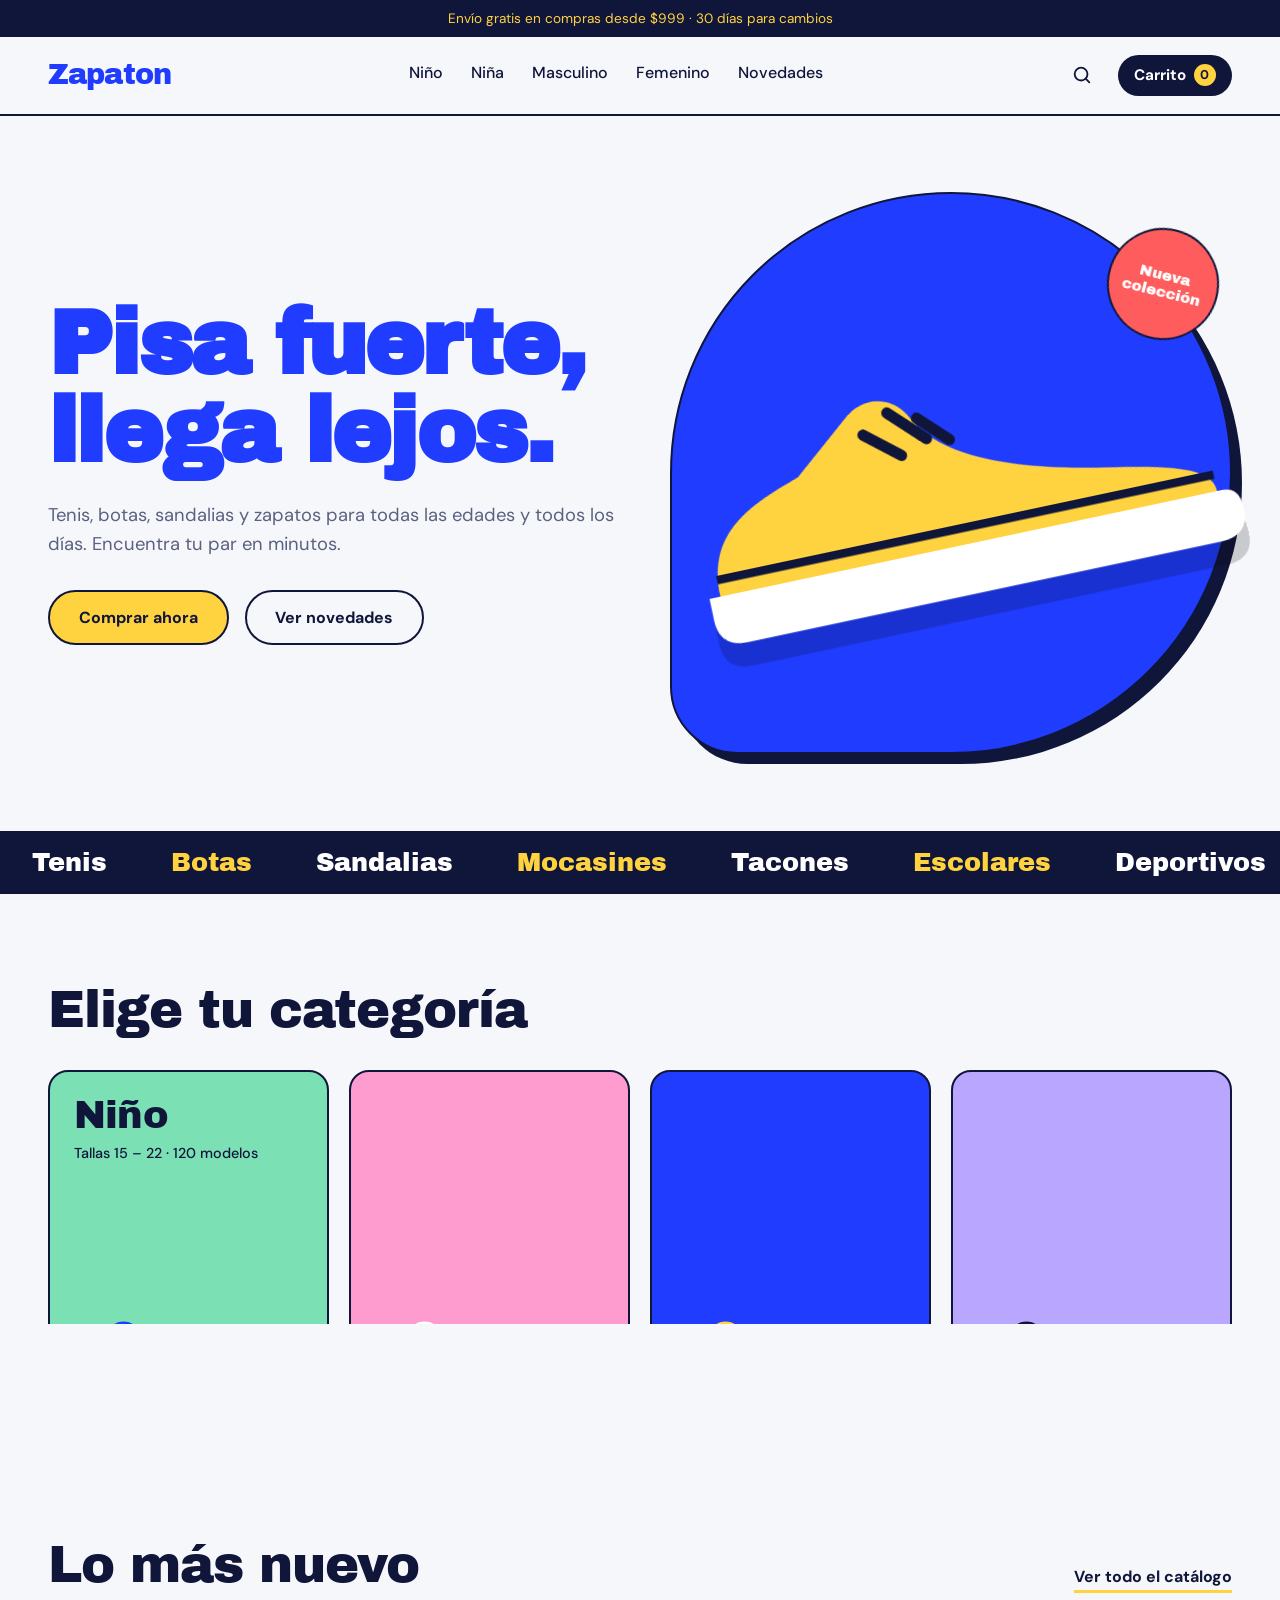
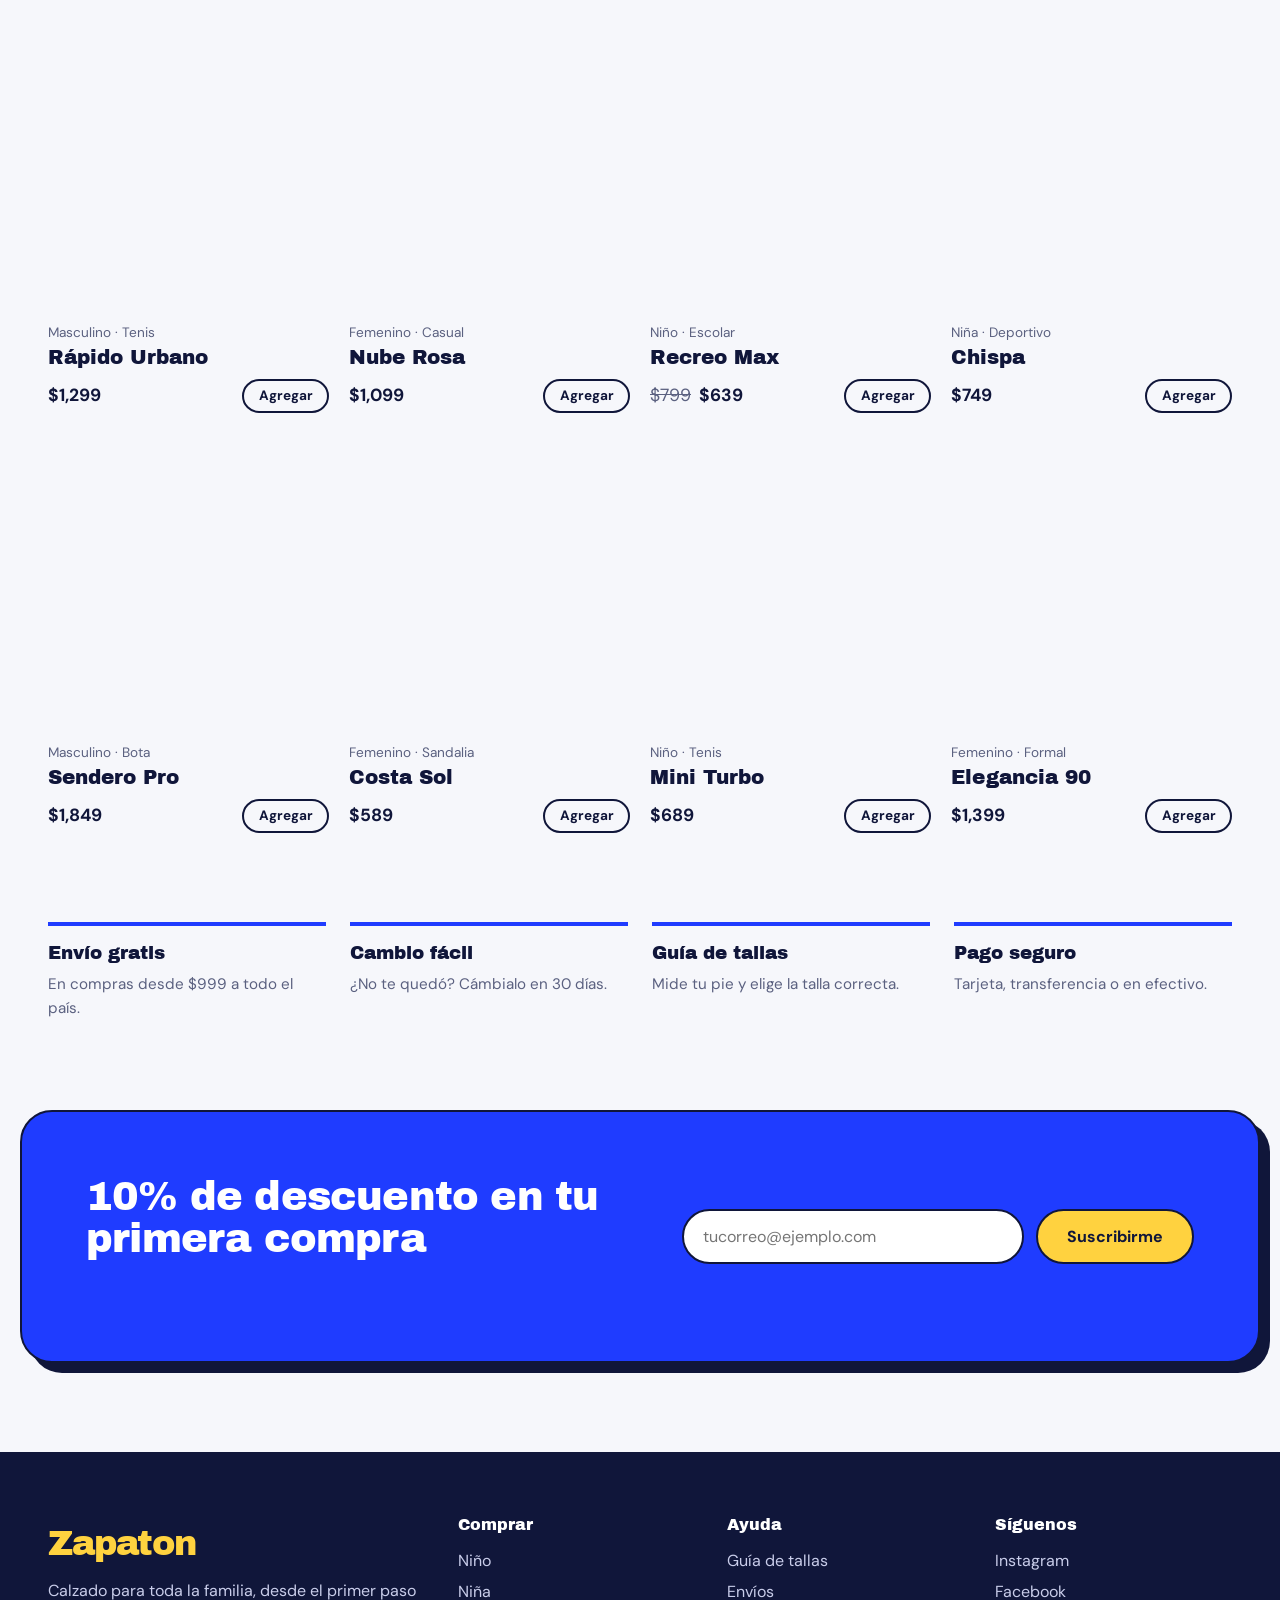
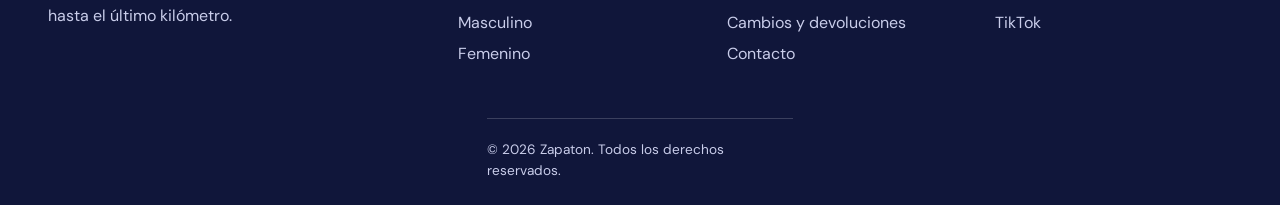
<file: index.html>
<!DOCTYPE html>
<html lang="es">
<head>
  <meta charset="UTF-8">
  <meta name="viewport" content="width=device-width, initial-scale=1">
  <title>Zapaton | Calzado para toda la familia</title>
  <meta name="description" content="Zapaton: tenis, botas, sandalias y zapatos para niño, niña, hombre y mujer.">
  <link rel="preconnect" href="https://fonts.googleapis.com">
  <link rel="preconnect" href="https://fonts.gstatic.com" crossorigin>
  <link href="https://fonts.googleapis.com/css2?family=Archivo+Black&family=DM+Sans:wght@400;500;700&display=swap" rel="stylesheet">
  <link rel="stylesheet" href="styles.css">
</head>
<body>

  <!-- Símbolo reutilizable de zapato (se colorea desde CSS) -->
  <svg width="0" height="0" style="position:absolute" aria-hidden="true">
    <symbol id="zapato" viewBox="0 0 200 100">
      <path class="suela" d="M6 76h188c4 0 6 3 6 7v2c0 6-4 9-10 9H16c-7 0-10-4-10-10z"/>
      <path class="cuerpo" d="M10 76c0-24 18-30 36-36l22-18c8-6 18-3 22 6 8 16 34 26 68 32 22 4 34 8 34 16z"/>
      <path class="detalle" d="M72 30l12 10M82 24l12 12M92 28l10 10" stroke-width="4" stroke-linecap="round" fill="none"/>
      <path class="detalle" d="M10 70h182" stroke-width="3" fill="none"/>
    </symbol>
  </svg>

  <div class="aviso">Envío gratis en compras desde $999 · 30 días para cambios</div>

  <header class="cabecera">
    <a class="logo" href="#inicio" aria-label="Zapaton, inicio">Zapaton</a>
    <nav class="menu" aria-label="Principal">
      <a href="#ninos">Niño</a>
      <a href="#ninas">Niña</a>
      <a href="#hombre">Masculino</a>
      <a href="#mujer">Femenino</a>
      <a href="#novedades">Novedades</a>
    </nav>
    <div class="acciones">
      <a href="#buscar" class="icono" aria-label="Buscar">
        <svg viewBox="0 0 24 24" width="22" height="22" fill="none" stroke="currentColor" stroke-width="2" stroke-linecap="round"><circle cx="11" cy="11" r="7"/><path d="M20 20l-4-4"/></svg>
      </a>
      <a href="#carrito" class="carrito">Carrito <span>0</span></a>
    </div>
  </header>

  <main id="inicio">

    <!-- HERO -->
    <section class="hero">
      <div class="hero-texto">
        <h1>Pisa fuerte,<br>llega lejos.</h1>
        <p>Tenis, botas, sandalias y zapatos para todas las edades y todos los días. Encuentra tu par en minutos.</p>
        <div class="hero-botones">
          <a class="btn btn-principal" href="#categorias">Comprar ahora</a>
          <a class="btn btn-borde" href="#novedades">Ver novedades</a>
        </div>
      </div>
      <div class="hero-visual" aria-hidden="true">
        <span class="sello">Nueva<br>colección</span>
        <svg class="zapato-hero"><use href="#zapato"/></svg>
      </div>
    </section>

    <!-- BANDA -->
    <div class="banda" aria-hidden="true">
      <div class="banda-pista">
        <span>Tenis</span><span>Botas</span><span>Sandalias</span><span>Mocasines</span><span>Tacones</span><span>Escolares</span><span>Deportivos</span>
        <span>Tenis</span><span>Botas</span><span>Sandalias</span><span>Mocasines</span><span>Tacones</span><span>Escolares</span><span>Deportivos</span>
      </div>
    </div>

    <!-- CATEGORÍAS -->
    <section class="seccion" id="categorias">
      <h2 class="titulo">Elige tu categoría</h2>
      <div class="categorias">
        <a class="cat cat-nino" id="ninos" href="#novedades">
          <span class="cat-nombre">Niño</span>
          <span class="cat-info">Tallas 15 – 22 · 120 modelos</span>
          <svg class="cat-zapato"><use href="#zapato"/></svg>
        </a>
        <a class="cat cat-nina" id="ninas" href="#novedades">
          <span class="cat-nombre">Niña</span>
          <span class="cat-info">Tallas 15 – 22 · 135 modelos</span>
          <svg class="cat-zapato"><use href="#zapato"/></svg>
        </a>
        <a class="cat cat-hombre" id="hombre" href="#novedades">
          <span class="cat-nombre">Masculino</span>
          <span class="cat-info">Tallas 24 – 31 · 210 modelos</span>
          <svg class="cat-zapato"><use href="#zapato"/></svg>
        </a>
        <a class="cat cat-mujer" id="mujer" href="#novedades">
          <span class="cat-nombre">Femenino</span>
          <span class="cat-info">Tallas 21 – 28 · 240 modelos</span>
          <svg class="cat-zapato"><use href="#zapato"/></svg>
        </a>
      </div>
    </section>

    <!-- PRODUCTOS -->
    <section class="seccion" id="novedades">
      <div class="encabezado">
        <h2 class="titulo">Lo más nuevo</h2>
        <a class="enlace" href="#novedades">Ver todo el catálogo</a>
      </div>

      <div class="productos">
        <article class="producto">
          <div class="foto fondo-1"><span class="etiqueta">Nuevo</span><svg class="p-zapato z1"><use href="#zapato"/></svg></div>
          <p class="p-cat">Masculino · Tenis</p>
          <h3>Rápido Urbano</h3>
          <div class="p-pie"><span class="precio">$1,299</span><button class="btn-mini" type="button">Agregar</button></div>
        </article>

        <article class="producto">
          <div class="foto fondo-2"><svg class="p-zapato z2"><use href="#zapato"/></svg></div>
          <p class="p-cat">Femenino · Casual</p>
          <h3>Nube Rosa</h3>
          <div class="p-pie"><span class="precio">$1,099</span><button class="btn-mini" type="button">Agregar</button></div>
        </article>

        <article class="producto">
          <div class="foto fondo-3"><span class="etiqueta etiqueta-oferta">-20%</span><svg class="p-zapato z3"><use href="#zapato"/></svg></div>
          <p class="p-cat">Niño · Escolar</p>
          <h3>Recreo Max</h3>
          <div class="p-pie"><span class="precio"><s>$799</s> $639</span><button class="btn-mini" type="button">Agregar</button></div>
        </article>

        <article class="producto">
          <div class="foto fondo-4"><svg class="p-zapato z4"><use href="#zapato"/></svg></div>
          <p class="p-cat">Niña · Deportivo</p>
          <h3>Chispa</h3>
          <div class="p-pie"><span class="precio">$749</span><button class="btn-mini" type="button">Agregar</button></div>
        </article>

        <article class="producto">
          <div class="foto fondo-2"><svg class="p-zapato z5"><use href="#zapato"/></svg></div>
          <p class="p-cat">Masculino · Bota</p>
          <h3>Sendero Pro</h3>
          <div class="p-pie"><span class="precio">$1,849</span><button class="btn-mini" type="button">Agregar</button></div>
        </article>

        <article class="producto">
          <div class="foto fondo-1"><span class="etiqueta">Nuevo</span><svg class="p-zapato z6"><use href="#zapato"/></svg></div>
          <p class="p-cat">Femenino · Sandalia</p>
          <h3>Costa Sol</h3>
          <div class="p-pie"><span class="precio">$589</span><button class="btn-mini" type="button">Agregar</button></div>
        </article>

        <article class="producto">
          <div class="foto fondo-4"><svg class="p-zapato z7"><use href="#zapato"/></svg></div>
          <p class="p-cat">Niño · Tenis</p>
          <h3>Mini Turbo</h3>
          <div class="p-pie"><span class="precio">$689</span><button class="btn-mini" type="button">Agregar</button></div>
        </article>

        <article class="producto">
          <div class="foto fondo-3"><svg class="p-zapato z8"><use href="#zapato"/></svg></div>
          <p class="p-cat">Femenino · Formal</p>
          <h3>Elegancia 90</h3>
          <div class="p-pie"><span class="precio">$1,399</span><button class="btn-mini" type="button">Agregar</button></div>
        </article>
      </div>
    </section>

    <!-- BENEFICIOS -->
    <section class="beneficios">
      <div><strong>Envío gratis</strong><p>En compras desde $999 a todo el país.</p></div>
      <div><strong>Cambio fácil</strong><p>¿No te quedó? Cámbialo en 30 días.</p></div>
      <div><strong>Guía de tallas</strong><p>Mide tu pie y elige la talla correcta.</p></div>
      <div><strong>Pago seguro</strong><p>Tarjeta, transferencia o en efectivo.</p></div>
    </section>

    <!-- SUSCRIPCIÓN -->
    <section class="suscripcion" id="buscar">
      <div>
        <h2>10% de descuento en tu primera compra</h2>
        <p>Suscríbete y recibe ofertas antes que nadie.</p>
      </div>
      <form class="form-suscripcion" action="#" onsubmit="return false">
        <label for="correo" class="solo-lectores">Correo electrónico</label>
        <input id="correo" type="email" placeholder="tucorreo@ejemplo.com" required>
        <button class="btn btn-principal" type="submit">Suscribirme</button>
      </form>
    </section>
  </main>

  <footer class="pie">
    <div class="pie-grid">
      <div>
        <a class="logo logo-pie" href="#inicio">Zapaton</a>
        <p>Calzado para toda la familia, desde el primer paso hasta el último kilómetro.</p>
      </div>
      <div>
        <h4>Comprar</h4>
        <a href="#ninos">Niño</a><a href="#ninas">Niña</a><a href="#hombre">Masculino</a><a href="#mujer">Femenino</a>
      </div>
      <div>
        <h4>Ayuda</h4>
        <a href="#">Guía de tallas</a><a href="#">Envíos</a><a href="#">Cambios y devoluciones</a><a href="#">Contacto</a>
      </div>
      <div>
        <h4>Síguenos</h4>
        <a href="#">Instagram</a><a href="#">Facebook</a><a href="#">TikTok</a>
      </div>
    </div>
    <p class="copy">© 2026 Zapaton. Todos los derechos reservados.</p>
  </footer>

</body>
</html>
</file>
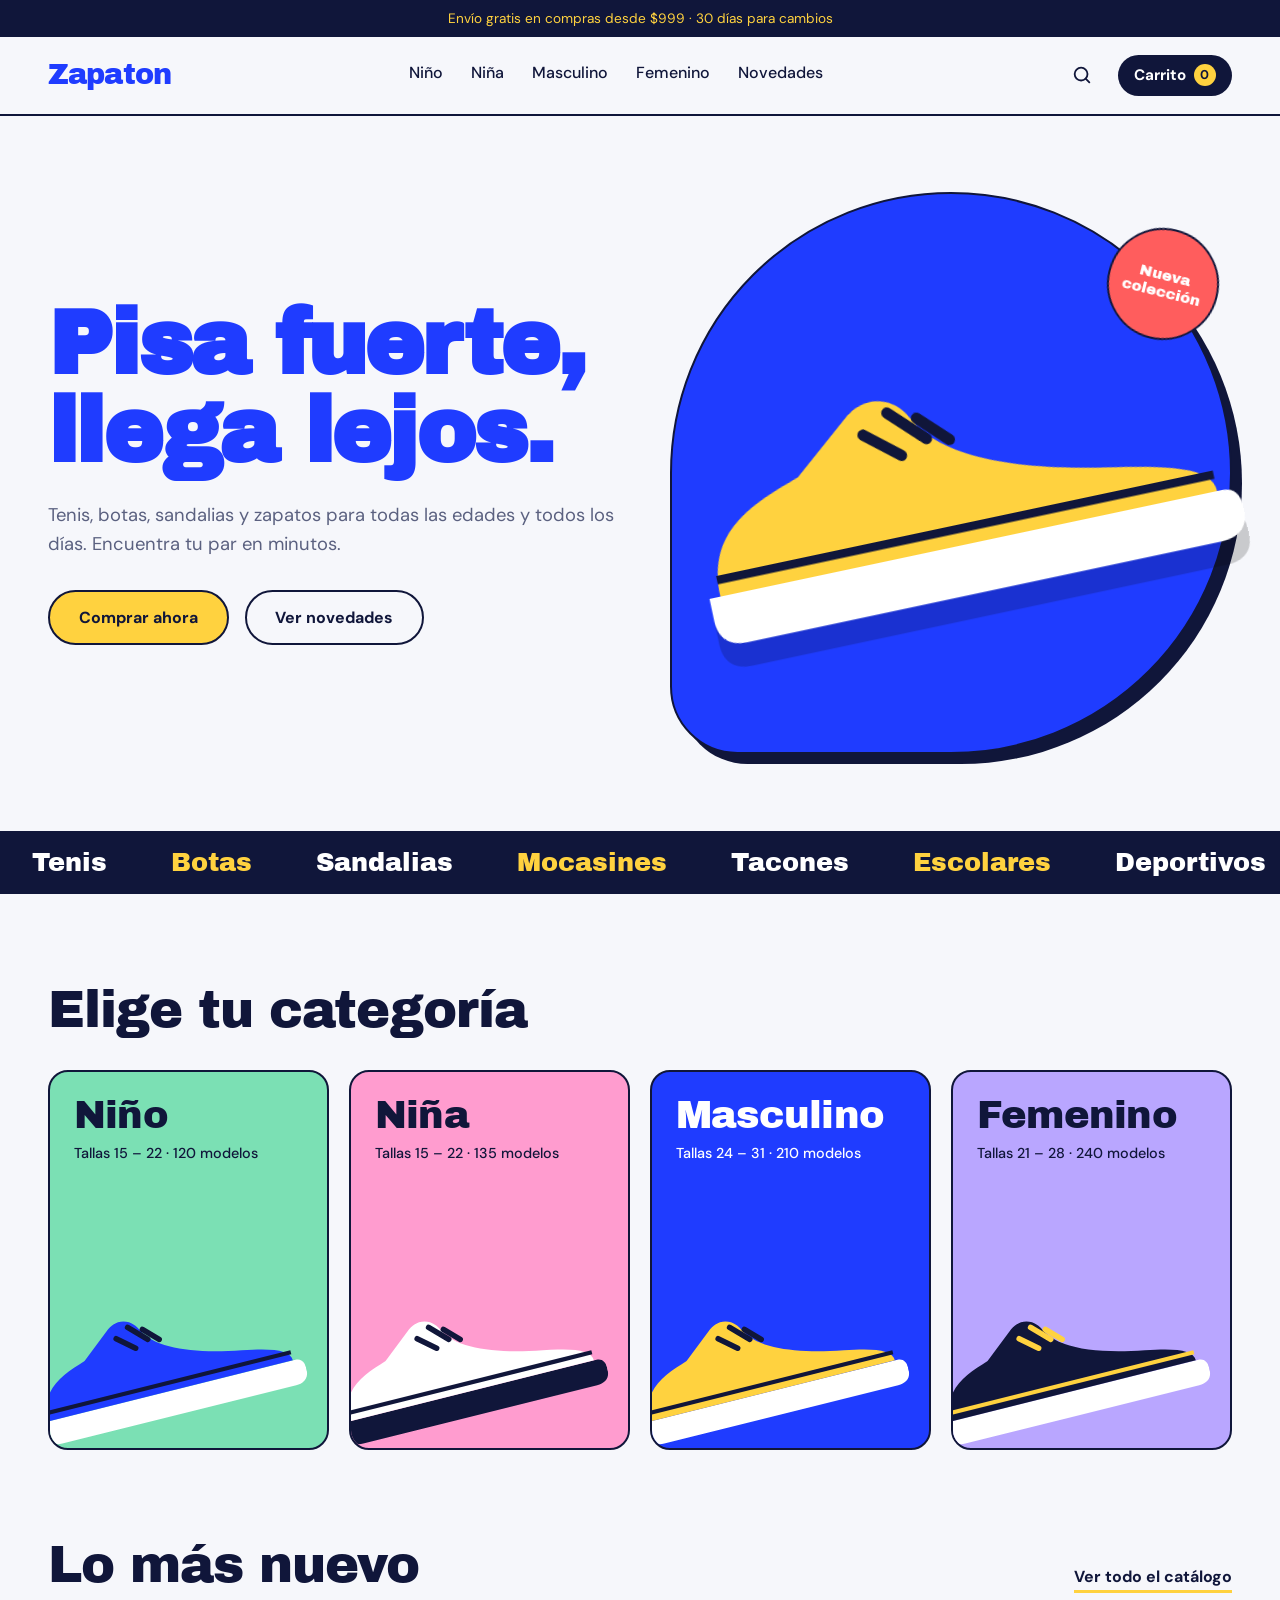
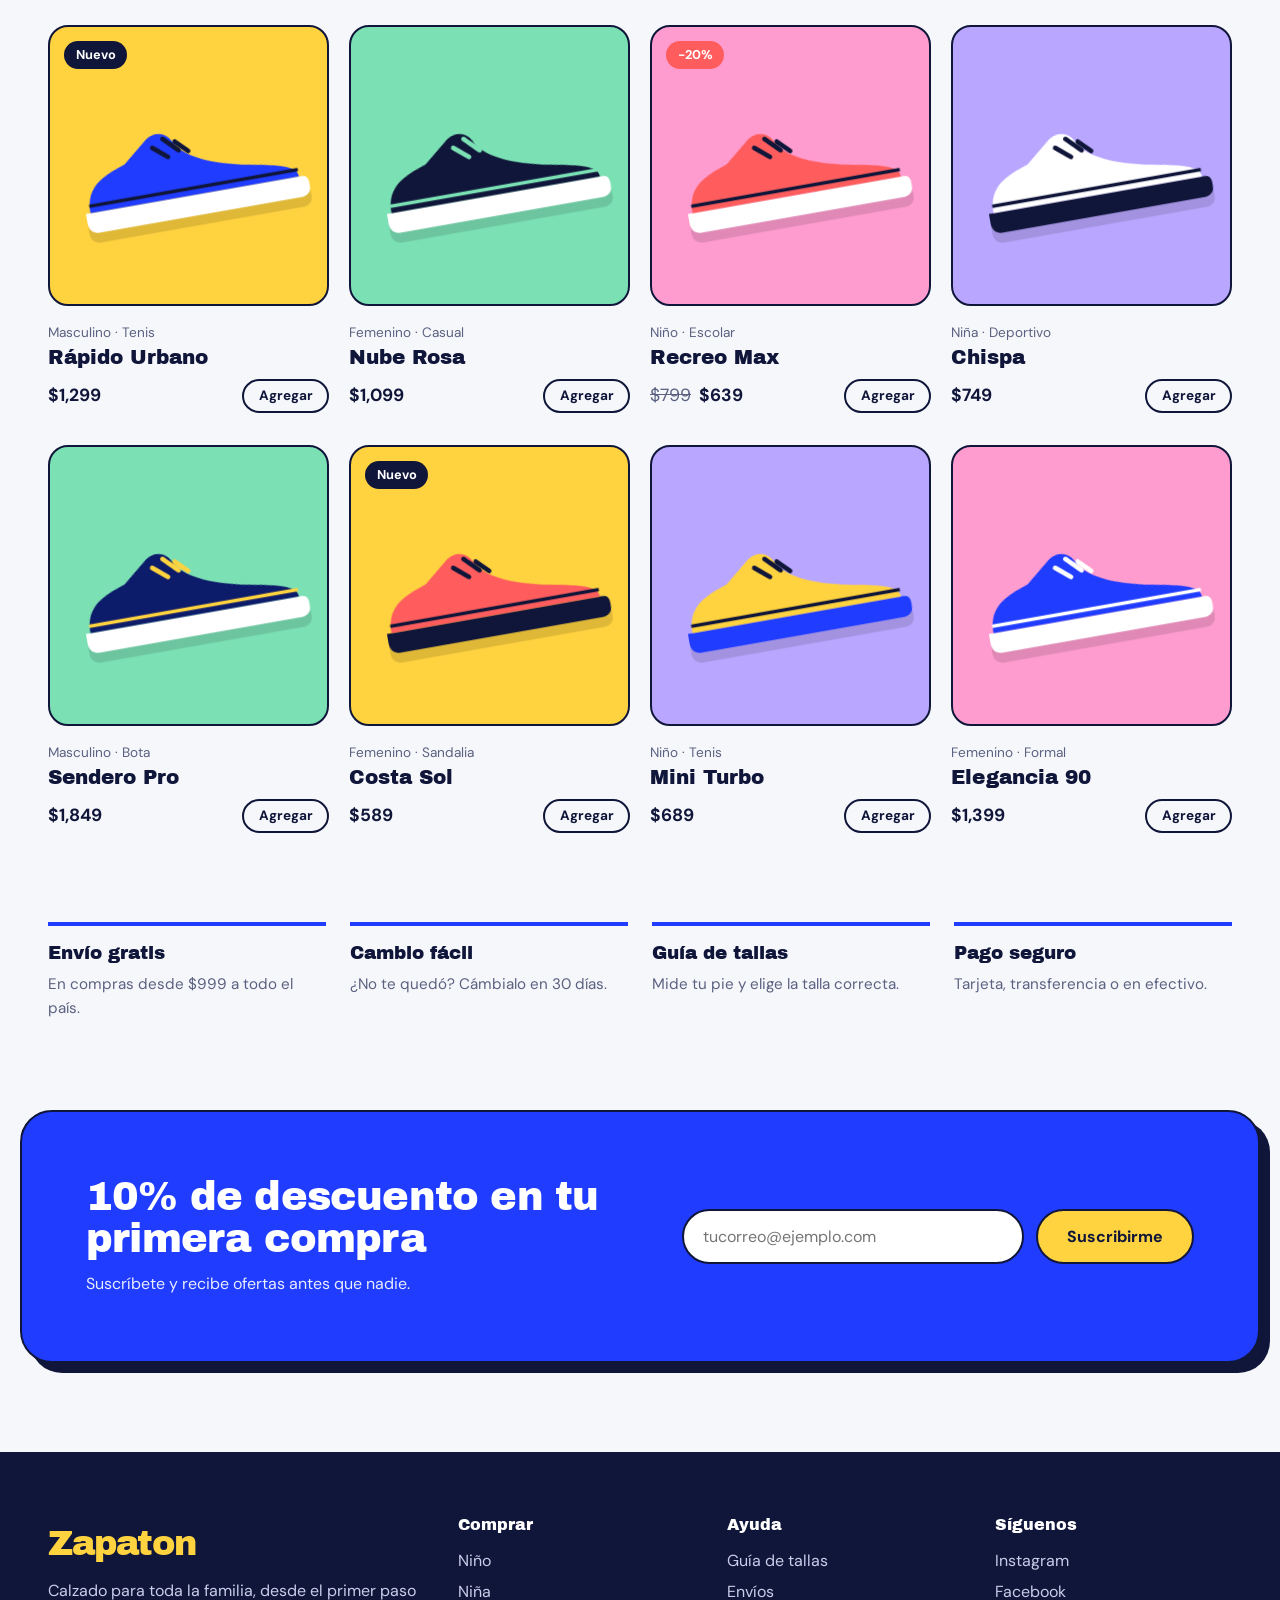
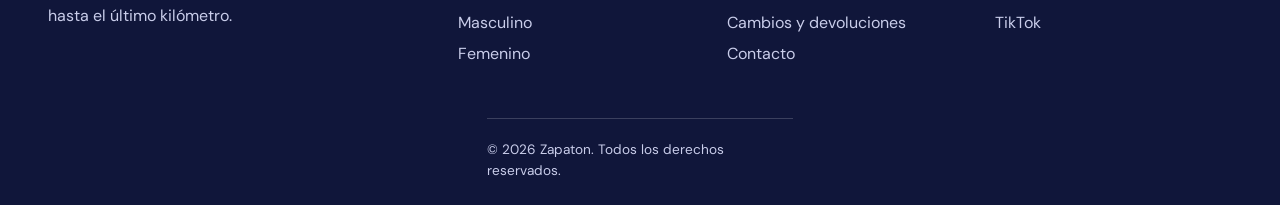
<file: Zapaton 1.0.0.html>
<!DOCTYPE html>
<html lang="es">
<head>
  <meta charset="UTF-8">
  <meta name="viewport" content="width=device-width, initial-scale=1">
  <title>Zapaton | Calzado para toda la familia</title>
  <meta name="description" content="Zapaton: tenis, botas, sandalias y zapatos para niño, niña, hombre y mujer.">
  <link rel="preconnect" href="https://fonts.googleapis.com">
  <link rel="preconnect" href="https://fonts.gstatic.com" crossorigin>
  <link href="https://fonts.googleapis.com/css2?family=Archivo+Black&family=DM+Sans:wght@400;500;700&display=swap" rel="stylesheet">
  <link rel="stylesheet" href="styles.css">
</head>
<body>

  <!-- Símbolo reutilizable de zapato (se colorea desde CSS) -->
  <svg width="0" height="0" style="position:absolute" aria-hidden="true">
    <symbol id="zapato" viewBox="0 0 200 100">
      <path class="suela" d="M6 76h188c4 0 6 3 6 7v2c0 6-4 9-10 9H16c-7 0-10-4-10-10z"/>
      <path class="cuerpo" d="M10 76c0-24 18-30 36-36l22-18c8-6 18-3 22 6 8 16 34 26 68 32 22 4 34 8 34 16z"/>
      <path class="detalle" d="M72 30l12 10M82 24l12 12M92 28l10 10" stroke-width="4" stroke-linecap="round" fill="none"/>
      <path class="detalle" d="M10 70h182" stroke-width="3" fill="none"/>
    </symbol>
  </svg>

  <div class="aviso">Envío gratis en compras desde $999 · 30 días para cambios</div>

  <header class="cabecera">
    <a class="logo" href="#inicio" aria-label="Zapaton, inicio">Zapaton</a>
    <nav class="menu" aria-label="Principal">
      <a href="#ninos">Niño</a>
      <a href="#ninas">Niña</a>
      <a href="#hombre">Masculino</a>
      <a href="#mujer">Femenino</a>
      <a href="#novedades">Novedades</a>
    </nav>
    <div class="acciones">
      <a href="#buscar" class="icono" aria-label="Buscar">
        <svg viewBox="0 0 24 24" width="22" height="22" fill="none" stroke="currentColor" stroke-width="2" stroke-linecap="round"><circle cx="11" cy="11" r="7"/><path d="M20 20l-4-4"/></svg>
      </a>
      <a href="#carrito" class="carrito">Carrito <span>0</span></a>
    </div>
  </header>

  <main id="inicio">

    <!-- HERO -->
    <section class="hero">
      <div class="hero-texto">
        <h1>Pisa fuerte,<br>llega lejos.</h1>
        <p>Tenis, botas, sandalias y zapatos para todas las edades y todos los días. Encuentra tu par en minutos.</p>
        <div class="hero-botones">
          <a class="btn btn-principal" href="#categorias">Comprar ahora</a>
          <a class="btn btn-borde" href="#novedades">Ver novedades</a>
        </div>
      </div>
      <div class="hero-visual" aria-hidden="true">
        <span class="sello">Nueva<br>colección</span>
        <svg class="zapato-hero"><use href="#zapato"/></svg>
      </div>
    </section>

    <!-- BANDA -->
    <div class="banda" aria-hidden="true">
      <div class="banda-pista">
        <span>Tenis</span><span>Botas</span><span>Sandalias</span><span>Mocasines</span><span>Tacones</span><span>Escolares</span><span>Deportivos</span>
        <span>Tenis</span><span>Botas</span><span>Sandalias</span><span>Mocasines</span><span>Tacones</span><span>Escolares</span><span>Deportivos</span>
      </div>
    </div>

    <!-- CATEGORÍAS -->
    <section class="seccion" id="categorias">
      <h2 class="titulo">Elige tu categoría</h2>
      <div class="categorias">
        <a class="cat cat-nino" id="ninos" href="#novedades">
          <span class="cat-nombre">Niño</span>
          <span class="cat-info">Tallas 15 – 22 · 120 modelos</span>
          <svg class="cat-zapato"><use href="#zapato"/></svg>
        </a>
        <a class="cat cat-nina" id="ninas" href="#novedades">
          <span class="cat-nombre">Niña</span>
          <span class="cat-info">Tallas 15 – 22 · 135 modelos</span>
          <svg class="cat-zapato"><use href="#zapato"/></svg>
        </a>
        <a class="cat cat-hombre" id="hombre" href="#novedades">
          <span class="cat-nombre">Masculino</span>
          <span class="cat-info">Tallas 24 – 31 · 210 modelos</span>
          <svg class="cat-zapato"><use href="#zapato"/></svg>
        </a>
        <a class="cat cat-mujer" id="mujer" href="#novedades">
          <span class="cat-nombre">Femenino</span>
          <span class="cat-info">Tallas 21 – 28 · 240 modelos</span>
          <svg class="cat-zapato"><use href="#zapato"/></svg>
        </a>
      </div>
    </section>

    <!-- PRODUCTOS -->
    <section class="seccion" id="novedades">
      <div class="encabezado">
        <h2 class="titulo">Lo más nuevo</h2>
        <a class="enlace" href="#novedades">Ver todo el catálogo</a>
      </div>

      <div class="productos">
        <article class="producto">
          <div class="foto fondo-1"><span class="etiqueta">Nuevo</span><svg class="p-zapato z1"><use href="#zapato"/></svg></div>
          <p class="p-cat">Masculino · Tenis</p>
          <h3>Rápido Urbano</h3>
          <div class="p-pie"><span class="precio">$1,299</span><button class="btn-mini" type="button">Agregar</button></div>
        </article>

        <article class="producto">
          <div class="foto fondo-2"><svg class="p-zapato z2"><use href="#zapato"/></svg></div>
          <p class="p-cat">Femenino · Casual</p>
          <h3>Nube Rosa</h3>
          <div class="p-pie"><span class="precio">$1,099</span><button class="btn-mini" type="button">Agregar</button></div>
        </article>

        <article class="producto">
          <div class="foto fondo-3"><span class="etiqueta etiqueta-oferta">-20%</span><svg class="p-zapato z3"><use href="#zapato"/></svg></div>
          <p class="p-cat">Niño · Escolar</p>
          <h3>Recreo Max</h3>
          <div class="p-pie"><span class="precio"><s>$799</s> $639</span><button class="btn-mini" type="button">Agregar</button></div>
        </article>

        <article class="producto">
          <div class="foto fondo-4"><svg class="p-zapato z4"><use href="#zapato"/></svg></div>
          <p class="p-cat">Niña · Deportivo</p>
          <h3>Chispa</h3>
          <div class="p-pie"><span class="precio">$749</span><button class="btn-mini" type="button">Agregar</button></div>
        </article>

        <article class="producto">
          <div class="foto fondo-2"><svg class="p-zapato z5"><use href="#zapato"/></svg></div>
          <p class="p-cat">Masculino · Bota</p>
          <h3>Sendero Pro</h3>
          <div class="p-pie"><span class="precio">$1,849</span><button class="btn-mini" type="button">Agregar</button></div>
        </article>

        <article class="producto">
          <div class="foto fondo-1"><span class="etiqueta">Nuevo</span><svg class="p-zapato z6"><use href="#zapato"/></svg></div>
          <p class="p-cat">Femenino · Sandalia</p>
          <h3>Costa Sol</h3>
          <div class="p-pie"><span class="precio">$589</span><button class="btn-mini" type="button">Agregar</button></div>
        </article>

        <article class="producto">
          <div class="foto fondo-4"><svg class="p-zapato z7"><use href="#zapato"/></svg></div>
          <p class="p-cat">Niño · Tenis</p>
          <h3>Mini Turbo</h3>
          <div class="p-pie"><span class="precio">$689</span><button class="btn-mini" type="button">Agregar</button></div>
        </article>

        <article class="producto">
          <div class="foto fondo-3"><svg class="p-zapato z8"><use href="#zapato"/></svg></div>
          <p class="p-cat">Femenino · Formal</p>
          <h3>Elegancia 90</h3>
          <div class="p-pie"><span class="precio">$1,399</span><button class="btn-mini" type="button">Agregar</button></div>
        </article>
      </div>
    </section>

    <!-- BENEFICIOS -->
    <section class="beneficios">
      <div><strong>Envío gratis</strong><p>En compras desde $999 a todo el país.</p></div>
      <div><strong>Cambio fácil</strong><p>¿No te quedó? Cámbialo en 30 días.</p></div>
      <div><strong>Guía de tallas</strong><p>Mide tu pie y elige la talla correcta.</p></div>
      <div><strong>Pago seguro</strong><p>Tarjeta, transferencia o en efectivo.</p></div>
    </section>

    <!-- SUSCRIPCIÓN -->
    <section class="suscripcion" id="buscar">
      <div>
        <h2>10% de descuento en tu primera compra</h2>
        <p>Suscríbete y recibe ofertas antes que nadie.</p>
      </div>
      <form class="form-suscripcion" action="#" onsubmit="return false">
        <label for="correo" class="solo-lectores">Correo electrónico</label>
        <input id="correo" type="email" placeholder="tucorreo@ejemplo.com" required>
        <button class="btn btn-principal" type="submit">Suscribirme</button>
      </form>
    </section>
  </main>

  <footer class="pie">
    <div class="pie-grid">
      <div>
        <a class="logo logo-pie" href="#inicio">Zapaton</a>
        <p>Calzado para toda la familia, desde el primer paso hasta el último kilómetro.</p>
      </div>
      <div>
        <h4>Comprar</h4>
        <a href="#ninos">Niño</a><a href="#ninas">Niña</a><a href="#hombre">Masculino</a><a href="#mujer">Femenino</a>
      </div>
      <div>
        <h4>Ayuda</h4>
        <a href="#">Guía de tallas</a><a href="#">Envíos</a><a href="#">Cambios y devoluciones</a><a href="#">Contacto</a>
      </div>
      <div>
        <h4>Síguenos</h4>
        <a href="#">Instagram</a><a href="#">Facebook</a><a href="#">TikTok</a>
      </div>
    </div>
    <p class="copy">© 2026 Zapaton. Todos los derechos reservados.</p>
  </footer>

</body>
</html>
</file>
<file: styles.css>
/* ===== Zapaton · estilos ===== */
:root {
  --azul: #1f3cff;
  --azul-oscuro: #0d1b6b;
  --amarillo: #ffd23f;
  --coral: #ff5d5d;
  --menta: #7be0b4;
  --rosa: #ff9ccf;
  --lila: #b9a6ff;
  --papel: #f6f7fb;
  --tinta: #10163a;
  --blanco: #fff;
  --gris: #5b6180;
  --radio: 20px;
  --titulo: "Archivo Black", "Arial Black", Impact, sans-serif;
  --texto: "DM Sans", system-ui, -apple-system, "Segoe UI", sans-serif;
}

*, *::before, *::after { box-sizing: border-box; }
html { scroll-behavior: smooth; }
body {
  margin: 0;
  font-family: var(--texto);
  color: var(--tinta);
  background: var(--papel);
  line-height: 1.55;
}
a { color: inherit; text-decoration: none; }
img, svg { display: block; max-width: 100%; }
h1, h2, h3, h4 { margin: 0; }
:focus-visible { outline: 3px solid var(--azul); outline-offset: 3px; }
.solo-lectores { position: absolute; width: 1px; height: 1px; overflow: hidden; clip: rect(0 0 0 0); }

/* ===== Aviso y cabecera ===== */
.aviso {
  background: var(--tinta);
  color: var(--amarillo);
  text-align: center;
  font-size: .85rem;
  padding: .5rem 1rem;
}
.cabecera {
  position: sticky; top: 0; z-index: 10;
  display: flex; align-items: center; justify-content: space-between; gap: 1.5rem;
  padding: 1rem clamp(1rem, 4vw, 3rem);
  background: rgba(246, 247, 251, .92);
  backdrop-filter: blur(10px);
  border-bottom: 2px solid var(--tinta);
}
.logo {
  font-family: var(--titulo);
  font-size: 1.8rem;
  letter-spacing: -.03em;
  color: var(--azul);
}
.menu { display: flex; gap: 1.75rem; font-weight: 500; }
.menu a { padding: .25rem 0; border-bottom: 3px solid transparent; transition: border-color .2s; }
.menu a:hover { border-color: var(--amarillo); }
.acciones { display: flex; align-items: center; gap: 1rem; }
.icono { display: grid; place-items: center; width: 40px; height: 40px; border-radius: 50%; }
.icono:hover { background: var(--amarillo); }
.carrito {
  display: inline-flex; align-items: center; gap: .5rem;
  background: var(--tinta); color: var(--blanco);
  padding: .55rem 1rem; border-radius: 999px; font-weight: 700; font-size: .95rem;
}
.carrito span {
  background: var(--amarillo); color: var(--tinta);
  min-width: 22px; height: 22px; border-radius: 50%;
  display: grid; place-items: center; font-size: .8rem;
}

/* ===== Botones ===== */
.btn {
  display: inline-block; font: 700 1rem var(--texto);
  padding: .95rem 1.8rem; border-radius: 999px;
  border: 2px solid var(--tinta); cursor: pointer;
  transition: transform .15s, box-shadow .15s;
}
.btn:hover { transform: translate(-2px, -2px); box-shadow: 4px 4px 0 var(--tinta); }
.btn-principal { background: var(--amarillo); color: var(--tinta); }
.btn-borde { background: transparent; color: var(--tinta); }

/* ===== Hero ===== */
.hero {
  display: grid; grid-template-columns: 1.05fr 1fr; align-items: center; gap: 2rem;
  padding: clamp(2rem, 6vw, 5rem) clamp(1rem, 4vw, 3rem);
  max-width: 1300px; margin: 0 auto;
}
.hero h1 {
  font-family: var(--titulo);
  font-size: clamp(2.8rem, 7vw, 6rem);
  line-height: .98;
  letter-spacing: -.03em;
  color: var(--azul);
}
.hero p { max-width: 46ch; font-size: 1.15rem; color: var(--gris); margin: 1.5rem 0 2rem; }
.hero-botones { display: flex; flex-wrap: wrap; gap: 1rem; }
.hero-visual {
  position: relative; aspect-ratio: 1; display: grid; place-items: center;
  background: var(--azul); border-radius: 50% 50% 50% 12%;
  border: 2px solid var(--tinta); box-shadow: 10px 10px 0 var(--tinta);
}
.zapato-hero {
  width: 118%; height: auto; aspect-ratio: 2 / 1;
  transform: rotate(-12deg);
  filter: drop-shadow(0 24px 0 rgba(0, 0, 0, .18));
  --c-cuerpo: var(--amarillo); --c-suela: var(--blanco); --c-detalle: var(--tinta);
  animation: entrada .9s cubic-bezier(.2, .8, .2, 1) both;
}
.sello {
  position: absolute; top: 6%; right: 2%; z-index: 2;
  width: 112px; height: 112px; border-radius: 50%;
  background: var(--coral); color: var(--blanco);
  display: grid; place-items: center; text-align: center;
  font: .95rem/1.15 var(--titulo); transform: rotate(14deg);
  border: 2px solid var(--tinta);
}
@keyframes entrada {
  from { opacity: 0; transform: translateX(80px) rotate(-4deg); }
  to   { opacity: 1; transform: translateX(0) rotate(-12deg); }
}

/* ===== Zapato SVG: colores por variables ===== */
svg > use { pointer-events: none; }
:is(.zapato-hero, .cat-zapato, .p-zapato) { overflow: visible; }
symbol .suela { fill: var(--c-suela, #fff); }
symbol .cuerpo { fill: var(--c-cuerpo, var(--azul)); }
symbol .detalle { stroke: var(--c-detalle, #10163a); }

/* ===== Banda en movimiento ===== */
.banda { background: var(--tinta); color: var(--blanco); overflow: hidden; border-block: 2px solid var(--tinta); }
.banda-pista { display: flex; width: max-content; animation: desfile 30s linear infinite; }
.banda span {
  font: 1.6rem var(--titulo); padding: 1rem 2rem; white-space: nowrap;
}
.banda span:nth-child(even) { color: var(--amarillo); }
@keyframes desfile { to { transform: translateX(-50%); } }

/* ===== Secciones ===== */
.seccion { max-width: 1300px; margin: 0 auto; padding: clamp(3rem, 7vw, 6rem) clamp(1rem, 4vw, 3rem) 0; }
.titulo { font: clamp(2rem, 4.5vw, 3.2rem)/1.05 var(--titulo); letter-spacing: -.02em; margin-bottom: 2rem; }
.encabezado { display: flex; align-items: baseline; justify-content: space-between; gap: 1rem; flex-wrap: wrap; }
.enlace { font-weight: 700; border-bottom: 3px solid var(--amarillo); }

/* ===== Categorías ===== */
.categorias { display: grid; grid-template-columns: repeat(4, 1fr); gap: 1.25rem; }
.cat {
  position: relative; overflow: hidden; min-height: 380px;
  display: flex; flex-direction: column; justify-content: flex-start;
  padding: 1.5rem; border-radius: var(--radio);
  border: 2px solid var(--tinta);
  transition: transform .25s, box-shadow .25s;
}
.cat:hover { transform: translateY(-6px); box-shadow: 0 8px 0 var(--tinta); }
.cat-nombre { font: clamp(1.8rem, 3vw, 2.4rem)/1 var(--titulo); letter-spacing: -.02em; }
.cat-info { margin-top: .5rem; font-size: .9rem; font-weight: 500; }
.cat-zapato {
  position: absolute; left: -10%; bottom: 6%; width: 130%; height: auto; aspect-ratio: 2/1;
  transform: rotate(-14deg); transition: transform .3s;
}
.cat:hover .cat-zapato { transform: rotate(-6deg) translateX(8px); }
.cat-nino   { background: var(--menta); }
.cat-nina   { background: var(--rosa); }
.cat-hombre { background: var(--azul); color: var(--blanco); }
.cat-mujer  { background: var(--lila); }
.cat-nino   .cat-zapato { --c-cuerpo: var(--azul); --c-suela: var(--blanco); }
.cat-nina   .cat-zapato { --c-cuerpo: var(--blanco); --c-suela: var(--tinta); }
.cat-hombre .cat-zapato { --c-cuerpo: var(--amarillo); --c-suela: var(--blanco); }
.cat-mujer  .cat-zapato { --c-cuerpo: var(--tinta); --c-suela: var(--blanco); --c-detalle: var(--amarillo); }

/* ===== Productos ===== */
.productos { display: grid; grid-template-columns: repeat(4, 1fr); gap: 2rem 1.25rem; }
.foto {
  position: relative; aspect-ratio: 1; display: grid; place-items: center;
  border-radius: var(--radio); border: 2px solid var(--tinta); overflow: hidden; margin-bottom: 1rem;
  transition: box-shadow .2s, transform .2s;
}
.producto:hover .foto { transform: translate(-3px, -3px); box-shadow: 6px 6px 0 var(--tinta); }
.fondo-1 { background: var(--amarillo); }
.fondo-2 { background: var(--menta); }
.fondo-3 { background: var(--rosa); }
.fondo-4 { background: var(--lila); }
.p-zapato { width: 84%; height: auto; aspect-ratio: 2/1; transform: rotate(-10deg); filter: drop-shadow(0 10px 0 rgba(0,0,0,.12)); }
.z1 { --c-cuerpo: var(--azul); }
.z2 { --c-cuerpo: var(--tinta); --c-detalle: var(--menta); }
.z3 { --c-cuerpo: var(--coral); }
.z4 { --c-cuerpo: var(--blanco); --c-suela: var(--tinta); }
.z5 { --c-cuerpo: var(--azul-oscuro); --c-detalle: var(--amarillo); }
.z6 { --c-cuerpo: var(--coral); --c-suela: var(--tinta); }
.z7 { --c-cuerpo: var(--amarillo); --c-suela: var(--azul); }
.z8 { --c-cuerpo: var(--azul); --c-detalle: var(--blanco); }
.etiqueta {
  position: absolute; top: .9rem; left: .9rem; z-index: 1;
  background: var(--tinta); color: var(--blanco);
  font-size: .8rem; font-weight: 700; padding: .25rem .7rem; border-radius: 999px;
}
.etiqueta-oferta { background: var(--coral); }
.p-cat { margin: 0; font-size: .85rem; color: var(--gris); }
.producto h3 { font: 1.25rem/1.2 var(--titulo); margin: .15rem 0 .6rem; }
.p-pie { display: flex; align-items: center; justify-content: space-between; gap: .5rem; }
.precio { font-weight: 700; font-size: 1.1rem; }
.precio s { color: var(--gris); font-weight: 400; margin-right: .25rem; }
.btn-mini {
  font: 700 .85rem var(--texto); cursor: pointer;
  background: transparent; color: var(--tinta);
  border: 2px solid var(--tinta); border-radius: 999px; padding: .4rem .9rem;
  transition: background .15s, color .15s;
}
.btn-mini:hover { background: var(--tinta); color: var(--blanco); }

/* ===== Beneficios ===== */
.beneficios {
  max-width: 1300px; margin: clamp(3rem, 7vw, 6rem) auto 0;
  padding: 0 clamp(1rem, 4vw, 3rem);
  display: grid; grid-template-columns: repeat(4, 1fr); gap: 1.5rem;
}
.beneficios div { border-top: 4px solid var(--azul); padding-top: 1rem; }
.beneficios strong { font: 1.15rem var(--titulo); }
.beneficios p { margin: .4rem 0 0; color: var(--gris); font-size: .95rem; }

/* ===== Suscripción ===== */
.suscripcion {
  max-width: 1240px; margin: clamp(3rem, 7vw, 6rem) auto;
  width: calc(100% - 2rem);
  display: grid; grid-template-columns: 1.1fr 1fr; align-items: center; gap: 2rem;
  background: var(--azul); color: var(--blanco);
  padding: clamp(2rem, 5vw, 4rem); border-radius: 32px; border: 2px solid var(--tinta);
  box-shadow: 10px 10px 0 var(--tinta);
}
.suscripcion h2 { font: clamp(1.7rem, 3.4vw, 2.5rem)/1.05 var(--titulo); letter-spacing: -.02em; }
.suscripcion p { margin: .75rem 0 0; opacity: .9; }
.form-suscripcion { display: flex; gap: .75rem; flex-wrap: wrap; }
.form-suscripcion input {
  flex: 1 1 220px; font: 1rem var(--texto);
  padding: .95rem 1.2rem; border-radius: 999px; border: 2px solid var(--tinta);
}

/* ===== Pie ===== */
.pie { background: var(--tinta); color: #c9cdea; padding: 4rem clamp(1rem, 4vw, 3rem) 1.5rem; }
.pie-grid {
  max-width: 1300px; margin: 0 auto;
  display: grid; grid-template-columns: 1.6fr 1fr 1fr 1fr; gap: 2rem;
}
.logo-pie { color: var(--amarillo); font-size: 2.2rem; display: inline-block; margin-bottom: .5rem; }
.pie h4 { font: 1rem var(--titulo); color: var(--blanco); margin-bottom: .75rem; }
.pie a:not(.logo) { display: block; padding: .2rem 0; }
.pie a:not(.logo):hover { color: var(--amarillo); }
.pie p { max-width: 34ch; margin: 0; }
.copy { max-width: 1300px; margin: 3rem auto 0 !important; padding-top: 1.25rem; border-top: 1px solid rgba(255,255,255,.18); font-size: .85rem; }

/* ===== Responsive ===== */
@media (max-width: 1000px) {
  .categorias, .productos { grid-template-columns: repeat(2, 1fr); }
  .beneficios { grid-template-columns: repeat(2, 1fr); }
  .pie-grid { grid-template-columns: 1fr 1fr; }
}
@media (max-width: 820px) {
  .menu { display: none; }
  .cabecera { justify-content: space-between; }
  .hero { grid-template-columns: 1fr; }
  .hero-visual { max-width: 460px; margin: 0 auto; width: 100%; }
  .suscripcion { grid-template-columns: 1fr; }
}
@media (max-width: 520px) {
  .categorias { grid-template-columns: 1fr; }
  .cat { min-height: 300px; }
  .productos { gap: 1.5rem .75rem; }
  .p-pie { flex-wrap: wrap; }
  .beneficios, .pie-grid { grid-template-columns: 1fr; }
}

/* ===== Accesibilidad: menos movimiento ===== */
@media (prefers-reduced-motion: reduce) {
  html { scroll-behavior: auto; }
  .zapato-hero, .banda-pista { animation: none; }
  * { transition: none !important; }
}
</file>
